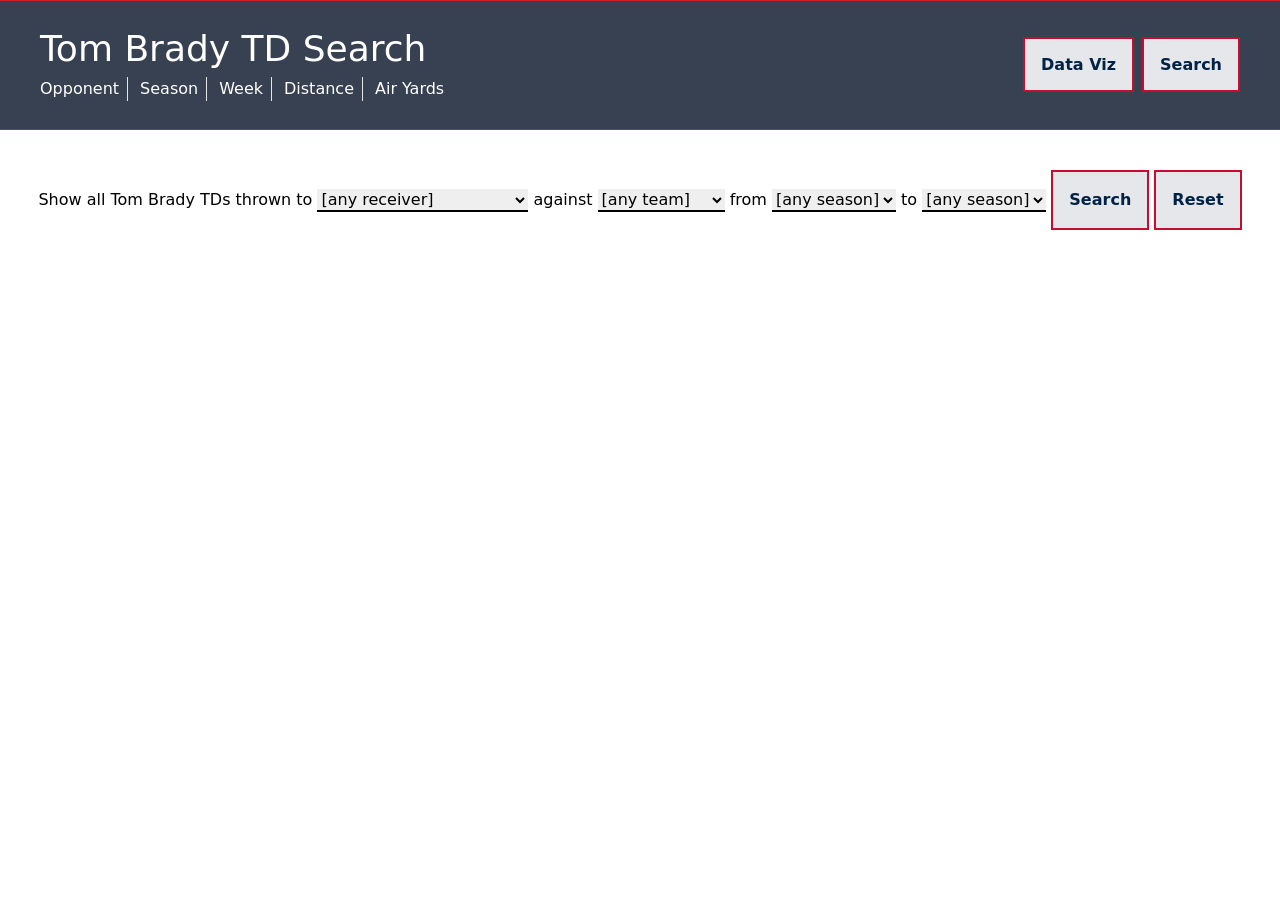
<file: search.html>
<!doctype html>
<html lang="en">

<head>
    <meta charset="UTF-8" />
    <link rel="canonical" href="https://tombradytds.com/search.html" />
    <meta name="viewport" content="width=device-width, initial-scale=1.0" />
    <title>Tom Brady TD Search</title>
    <meta name="description" content="Search every Tom Brady TD pass by receiver, opponent, and season.">
    <link rel="shortcut icon" type="image/jpg" href="/tbtds-favicon.png" />
    <link href="/build.css" rel="stylesheet">
    <link rel="stylesheet" href="/magnific/magnific-popup.css">
    <link rel="preload" href="/team-colors.css" as="style" onload="this.onload=null;this.rel='stylesheet'">
    <noscript><link rel="stylesheet" href="/team-colors.css"></noscript>
    <script src="//ajax.googleapis.com/ajax/libs/jquery/1.9.1/jquery.min.js"></script>
    <script src="/magnific/jquery.magnific-popup.min.js"></script>
    <script src="/sorttable.js"></script>
    <style>
        a:hover { cursor: pointer; }
        table.sortable thead { cursor: pointer; }
        .tom-brady {
            color: white;
            border-bottom: 0.1em solid #d51b28;
            border-top: 0.1em solid #d51b28;
            background: #374151;
        }
        td, th {
            padding-left: 1em;
        }
    </style>
</head>

<body>
    <nav class="tom-brady p-4 mb-10">
        <div class="container items-center justify-between lg:flex lg:flex-row md:flex-col mx-auto px-6 py-3">
            <div class="flex flex-col">
                <a class="text-4xl" href="/">Tom Brady TD Search</a>
                <ul class="inline-flex flex-wrap divide-x justify-center gap-2 pt-2">
                    <li><a class="hover:decoration-2 hover:decoration-red-700 hover:underline hover:underline-offset-2" href="/#opponent">Opponent</a></li>
                    <li><a class="pl-3 hover:decoration-2 hover:decoration-red-700 hover:underline hover:underline-offset-2" href="/#season">Season</a></li>
                    <li><a class="pl-3 hover:decoration-2 hover:decoration-red-700 hover:underline hover:underline-offset-2" href="/#week">Week</a></li>
                    <li><a class="pl-3 hover:decoration-2 hover:decoration-red-700 hover:underline hover:underline-offset-2" href="/#distance">Distance</a></li>
                    <li><a class="pl-3 hover:decoration-2 hover:decoration-red-700 hover:underline hover:underline-offset-2" href="/#airyards">Air Yards</a></li>
                </ul>
            </div>
            <div>
                <ul class="inline-flex flex-wrap gap-2 py-2">
                    <li><a class="font-bold bg-gray-200 border-2 border-red-pats hover:bg-red-700 hover:text-white p-4 text-blue-pats" href="/viz.html">Data Viz</a></li>
                    <li><a class="font-bold bg-gray-200 border-2 border-red-pats hover:bg-red-700 hover:text-white p-4 text-blue-pats" href="/search.html">Search</a></li>
                </ul>
            </div>
        </div>
    </nav>

    <div class="flex flex-wrap mb-10">
        <form id="search-form" class="mx-auto">
            Show all Tom Brady TDs thrown to
            <select name="player" id="player" class="border-b-2 border-black">
                <option value="all">[any receiver]</option>
            </select>
            against
            <select name="team" id="team" class="border-b-2 border-black">
                <option value="all">[any team]</option>
            </select>
            from
            <select name="start" id="start" class="border-b-2 border-black">
                <option value="all">[any season]</option>
            </select>
            to
            <select name="end" id="end" class="border-b-2 border-black">
                <option value="all">[any season]</option>
            </select>
            <input class="font-bold bg-gray-200 border-2 border-red-pats hover:bg-red-700 hover:text-white p-4 text-blue-pats cursor-pointer" type="submit" value="Search">
            <a class="inline-block font-bold bg-gray-200 border-2 border-red-pats hover:bg-red-700 hover:text-white p-4 text-blue-pats cursor-pointer" href="/search.html">Reset</a>
        </form>
    </div>

    <div id="results-wrapper" class="px-10 pb-10 hidden">
        <p id="results-count" class="mb-10 p-4 text-2xl text-center tom-brady"></p>
        <table class="mx-auto sortable table-auto">
            <thead class="border-b-2 border-blue-pats text-left">
                <tr>
                    <th></th>
                    <th>Season</th>
                    <th>Week</th>
                    <th>Opponent</th>
                    <th>Yards</th>
                    <th>Play</th>
                </tr>
            </thead>
            <tbody id="results-body"></tbody>
        </table>
    </div>

    <script>
        function gifModal(id) {
            $.magnificPopup.open({
                items: { src: 'https://muse.ai/embed/' + id + '?data-autoplay=1' },
                disableOn: 700,
                type: 'iframe',
                mainClass: 'mfp-fade',
                removalDelay: 160,
                preloader: false,
                fixedContentPos: false
            });
        }

        function getParams() {
            const p = new URLSearchParams(window.location.search);
            return {
                player: p.get('player') || 'all',
                team:   p.get('team')   || 'all',
                start:  p.get('start')  || 'all',
                end:    p.get('end')    || 'all',
            };
        }

        function populateSelect(id, options, selected) {
            const el = document.getElementById(id);
            options.forEach(val => {
                const opt = document.createElement('option');
                opt.value = val;
                opt.textContent = val;
                if (val === selected) opt.selected = true;
                el.appendChild(opt);
            });
        }

        function renderResults(tds) {
            const tbody = document.getElementById('results-body');
            const wrapper = document.getElementById('results-wrapper');
            const countEl = document.getElementById('results-count');

            tbody.innerHTML = '';
            if (tds.length === 0) {
                wrapper.classList.remove('hidden');
                countEl.textContent = 'No results found.';
                return;
            }

            tds.forEach((td, i) => {
                const tr = document.createElement('tr');
                tr.innerHTML = `
                    <td>${i + 1}</td>
                    <td>${td.season}</td>
                    <td>${td.week}</td>
                    <td>${td.opponent}</td>
                    <td>${td.yards_gained}</td>
                    <td><a class="text-red-700 underline" onclick="gifModal('${td.muse_id}')">${td.title}</a></td>
                `;
                tbody.appendChild(tr);
            });

            countEl.textContent = `${tds.length} TD${tds.length !== 1 ? 's' : ''} found`;
            wrapper.classList.remove('hidden');

            // Re-init sorttable on the newly populated table
            if (window.sorttable) sorttable.makeSortable(tbody.closest('table'));
        }

        function filterAndRender(allTds, params) {
            // Only show results if at least one filter is active
            const hasFilter = params.player !== 'all' || params.team !== 'all' ||
                              params.start !== 'all' || params.end !== 'all';
            if (!hasFilter) {
                document.getElementById('results-wrapper').classList.add('hidden');
                return;
            }

            const filtered = allTds.filter(td =>
                (params.player === 'all' || td.players_involved === params.player) &&
                (params.team   === 'all' || td.opponent          === params.team)  &&
                (params.start  === 'all' || td.season            >= params.start)  &&
                (params.end    === 'all' || td.season            <= params.end)
            );

            renderResults(filtered);
        }

        fetch('/brady-tds.json')
            .then(r => r.json())
            .then(data => {
                // Sort newest-first (matches search.php: season desc, week desc)
                data.sort((a, b) => {
                    if (b.season !== a.season) return b.season - a.season;
                    return b.week - a.week;
                });

                // Build player list sorted by TD count desc (matches search.php)
                const playerCount = {};
                data.forEach(td => {
                    playerCount[td.players_involved] = (playerCount[td.players_involved] || 0) + 1;
                });
                const players = Object.keys(playerCount).sort((a, b) => playerCount[b] - playerCount[a]);

                // Build team and season lists (alphabetical / chronological)
                const teams   = [...new Set(data.map(td => td.opponent))].sort();
                const seasons = [...new Set(data.map(td => td.season))].sort();

                const params = getParams();
                populateSelect('player', players, params.player);
                populateSelect('team',   teams,   params.team);
                populateSelect('start',  seasons, params.start);
                populateSelect('end',    seasons, params.end);

                filterAndRender(data, params);

                document.getElementById('search-form').addEventListener('submit', e => {
                    e.preventDefault();
                    const p = {
                        player: document.getElementById('player').value,
                        team:   document.getElementById('team').value,
                        start:  document.getElementById('start').value,
                        end:    document.getElementById('end').value,
                    };
                    const qs = new URLSearchParams(
                        Object.fromEntries(Object.entries(p).filter(([, v]) => v !== 'all'))
                    ).toString();
                    history.pushState(null, '', qs ? '?' + qs : '/search.html');
                    filterAndRender(data, p);
                });
            });
    </script>
</body>

</html>
</file>
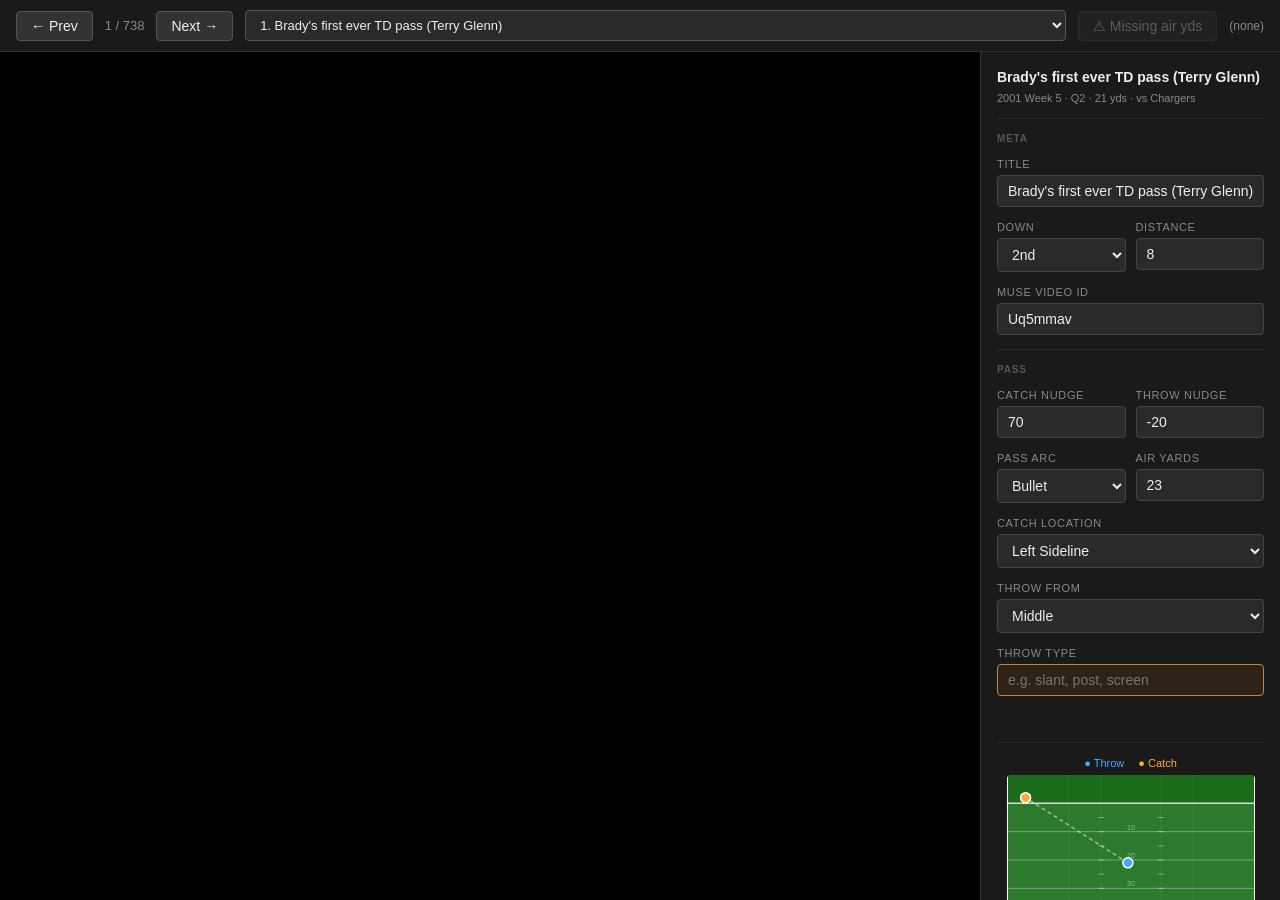
<file: viz-editor.html>
<!DOCTYPE html>
<html lang="en">
<head>
    <meta charset="UTF-8">
    <title>Brady TD Pass Editor</title>
    <style>
        * { box-sizing: border-box; margin: 0; padding: 0; }

        body {
            background: #111;
            color: #eee;
            font-family: sans-serif;
            height: 100vh;
            display: flex;
            flex-direction: column;
        }

        /* ── Top bar ── */
        #topbar {
            display: flex;
            align-items: center;
            gap: 12px;
            padding: 10px 16px;
            background: #1a1a1a;
            border-bottom: 1px solid #333;
            flex-shrink: 0;
        }

        #topbar button {
            background: #333;
            color: #eee;
            border: 1px solid #555;
            padding: 6px 14px;
            border-radius: 4px;
            cursor: pointer;
            font-size: 14px;
        }
        #topbar button:hover { background: #444; }
        #topbar button:disabled { opacity: 0.3; cursor: default; }

        #play-counter {
            font-size: 13px;
            color: #888;
            white-space: nowrap;
        }

        #play-select {
            flex: 1;
            background: #2a2a2a;
            color: #eee;
            border: 1px solid #555;
            padding: 6px 10px;
            border-radius: 4px;
            font-size: 13px;
            min-width: 0;
        }

        /* ── Main layout ── */
        #main {
            display: flex;
            flex: 1;
            overflow: hidden;
        }

        /* ── Video panel ── */
        #video-panel {
            flex: 1;
            background: #000;
            display: flex;
            align-items: center;
            justify-content: center;
            min-width: 0;
        }

        #video-wrap {
            width: 100%;
            max-width: 900px;
            aspect-ratio: 16/9;
        }

        #video-frame {
            width: 100%;
            height: 100%;
            border: none;
        }

        /* ── Edit panel ── */
        #edit-panel {
            width: 300px;
            flex-shrink: 0;
            background: #1a1a1a;
            border-left: 1px solid #333;
            padding: 16px;
            display: flex;
            flex-direction: column;
            gap: 14px;
            overflow-y: auto;
        }

        #play-title {
            font-size: 14px;
            font-weight: bold;
            line-height: 1.4;
        }

        #play-meta {
            font-size: 11px;
            color: #888;
            margin-top: 4px;
        }

        .section-label {
            font-size: 10px;
            text-transform: uppercase;
            letter-spacing: 0.08em;
            color: #555;
            font-weight: bold;
        }

        .field-group {
            display: flex;
            flex-direction: column;
            gap: 5px;
        }

        .field-group label {
            font-size: 11px;
            text-transform: uppercase;
            letter-spacing: 0.06em;
            color: #888;
        }

        .field-group input,
        .field-group select {
            background: #2a2a2a;
            color: #eee;
            border: 1px solid #444;
            border-radius: 4px;
            padding: 7px 10px;
            font-size: 14px;
            width: 100%;
        }

        .field-group input.empty,
        .field-group select.empty {
            border-color: #b83;
            background: #2e2318;
        }

        .field-group input:focus,
        .field-group select:focus {
            outline: none;
            border-color: #888;
        }

        .two-col {
            display: flex;
            gap: 10px;
        }
        .two-col .field-group { flex: 1; }

        #status {
            font-size: 12px;
            min-height: 18px;
            color: #666;
        }
        #status.saving { color: #aaa; }
        #status.saved  { color: #5a5; }
        #status.error  { color: #c55; }

        .divider {
            border: none;
            border-top: 1px solid #2a2a2a;
        }

        #field-preview-wrap {
            display: flex;
            flex-direction: column;
            align-items: center;
            gap: 6px;
        }

        .field-legend {
            display: flex;
            gap: 14px;
            font-size: 11px;
        }
        .legend-throw { color: #4af; }
        .legend-catch { color: #fa4; }
    </style>
</head>
<body>

<div id="topbar">
    <button id="btn-prev" disabled>&#8592; Prev</button>
    <span id="play-counter">— / —</span>
    <button id="btn-next" disabled>Next &#8594;</button>
    <select id="play-select"><option>Loading…</option></select>
    <button id="btn-missing-ay" disabled title="Jump to next play missing air yards data">⚠ Missing air yds</button>
    <span id="missing-ay-count" style="font-size:12px;color:#888;white-space:nowrap"></span>
</div>

<div id="main">
    <div id="video-panel">
        <div id="video-wrap">
            <iframe id="video-frame" allowfullscreen></iframe>
        </div>
    </div>

    <div id="edit-panel">
        <div>
            <div id="play-title">—</div>
            <div id="play-meta">—</div>
        </div>

        <hr class="divider">
        <div class="section-label">Meta</div>

        <div class="field-group">
            <label>Title</label>
            <input type="text" id="title" placeholder="Play description">
        </div>

        <div class="two-col">
            <div class="field-group">
                <label>Down</label>
                <select id="down">
                    <option value="">—</option>
                    <option value="1">1st</option>
                    <option value="2">2nd</option>
                    <option value="3">3rd</option>
                    <option value="4">4th</option>
                </select>
            </div>
            <div class="field-group">
                <label>Distance</label>
                <input type="number" id="distance" step="1" min="0" placeholder="yds">
            </div>
        </div>

        <div class="field-group">
            <label>Muse video ID</label>
            <input type="text" id="muse_id" placeholder="Video ID">
        </div>

        <hr class="divider">
        <div class="section-label">Pass</div>

        <div class="two-col">
            <div class="field-group">
                <label>Catch nudge</label>
                <input type="number" id="loc_nudge" step="10">
            </div>
            <div class="field-group">
                <label>Throw nudge</label>
                <input type="number" id="throw_nudge" step="10">
            </div>
        </div>

        <div class="two-col">
            <div class="field-group">
                <label>Pass arc</label>
                <select id="pass_type">
                    <option value="bullet">Bullet</option>
                    <option value="normal">Normal</option>
                    <option value="lob">Lob</option>
                </select>
            </div>
            <div class="field-group">
                <label>Air yards</label>
                <input type="number" id="air_yards" step="1" min="0">
            </div>
        </div>

        <div class="field-group">
            <label>Catch location</label>
            <select id="pass_location">
                <option value="">—</option>
                <option>Left Sideline</option>
                <option>Left Numbers</option>
                <option>Left Hash</option>
                <option>Middle</option>
                <option>Right Hash</option>
                <option>Right Numbers</option>
                <option>Right Sideline</option>
            </select>
        </div>

        <div class="field-group">
            <label>Throw from</label>
            <select id="pass_thrown_from">
                <option value="">—</option>
                <option>Left Numbers</option>
                <option>Left Hash</option>
                <option>Middle</option>
                <option>Right Hash</option>
                <option>Right Numbers</option>
            </select>
        </div>

        <div class="field-group">
            <label>Throw type</label>
            <input type="text" id="throw_type" placeholder="e.g. slant, post, screen">
        </div>

        <div id="status"></div>

        <hr class="divider">

        <div id="field-preview-wrap">
            <div class="field-legend">
                <span class="legend-throw">&#9679; Throw</span>
                <span class="legend-catch">&#9679; Catch</span>
            </div>
            <svg id="mini-field" width="248" height="340"
                 style="display:block;border-radius:4px;overflow:hidden;"></svg>
        </div>
    </div>
</div>

<script>
    let plays = [];
    let idx = 0;
    let saveTimer = null;

    const EDITABLE_FIELDS = [
        'loc_nudge', 'throw_nudge', 'pass_type',
        'pass_location', 'pass_thrown_from',
        'throw_type', 'air_yards', 'down', 'distance',
        'title', 'muse_id'
    ];

    const MINI_FIELD_TRIGGERS = ['loc_nudge', 'throw_nudge', 'pass_location', 'pass_thrown_from', 'air_yards'];

    // ── Load data ──────────────────────────────────────────────
    fetch('/brady-tds.json')
        .then(r => r.json())
        .then(data => {
            plays = data;
            buildSelect();
            const startIdx = parseInt(location.hash.slice(1)) || 0;
            goTo(startIdx);
            document.getElementById('btn-prev').disabled = false;
            document.getElementById('btn-next').disabled = false;
        });

    function buildSelect() {
        const sel = document.getElementById('play-select');
        sel.innerHTML = '';
        plays.forEach((p, i) => {
            const opt = document.createElement('option');
            opt.value = i;
            const missing = (p.air_yards === '' || p.air_yards == null);
            opt.textContent = `${missing ? '⚠ ' : ''}${i + 1}. ${p.title || p.players_involved + ' — ' + p.season + ' Wk' + p.week}`;
            sel.appendChild(opt);
        });
        sel.addEventListener('change', () => goTo(parseInt(sel.value)));

        // Enable "missing" button and show count
        const missingCount = plays.filter(p => p.air_yards === '' || p.air_yards == null).length;
        const btn = document.getElementById('btn-missing-ay');
        btn.disabled = missingCount === 0;
        document.getElementById('missing-ay-count').textContent = missingCount > 0 ? `(${missingCount} plays)` : '(none)';
        btn.addEventListener('click', goToNextMissingAirYards);
    }

    function goToNextMissingAirYards() {
        // Wrap-around search starting after current idx
        for (let offset = 1; offset <= plays.length; offset++) {
            const i = (idx + offset) % plays.length;
            if (plays[i].air_yards === '' || plays[i].air_yards == null) {
                goTo(i);
                return;
            }
        }
    }

    // ── Navigation ─────────────────────────────────────────────
    document.getElementById('btn-prev').addEventListener('click', () => goTo(idx - 1));
    document.getElementById('btn-next').addEventListener('click', () => goTo(idx + 1));

    document.addEventListener('keydown', e => {
        if (e.target.tagName === 'INPUT' || e.target.tagName === 'SELECT') return;
        if (e.key === 'ArrowLeft')  goTo(idx - 1);
        if (e.key === 'ArrowRight') goTo(idx + 1);
    });

    function goTo(i) {
        idx = Math.max(0, Math.min(plays.length - 1, i));
        location.hash = idx;
        render();
    }

    // ── Render current play ────────────────────────────────────
    function render() {
        const p = plays[idx];

        document.getElementById('play-counter').textContent = `${idx + 1} / ${plays.length}`;
        document.getElementById('play-select').value = idx;
        document.getElementById('btn-prev').disabled = idx === 0;
        document.getElementById('btn-next').disabled = idx === plays.length - 1;

        document.getElementById('video-frame').src = `https://muse.ai/embed/${p.muse_id}`;

        document.getElementById('play-title').textContent = p.title || `${p.players_involved} TD`;

        const gameType = p.week == 22 ? 'Super Bowl'
                       : p.week >  18 ? 'Playoffs'
                       : `${p.season} Week ${p.week}`;
        const quarter  = p.quarter == 5 ? 'OT' : `Q${p.quarter}`;
        document.getElementById('play-meta').textContent =
            `${gameType} · ${quarter} · ${p.yards_gained} yds · vs ${p.opponent}`;

        // Populate all editable fields
        setValue('title',            p.title           ?? '');
        setValue('down',             p.down            ?? '');
        setValue('distance',         p.distance        ?? '');
        setValue('muse_id',          p.muse_id         ?? '');
        setValue('pass_location',    p.pass_location   ?? '');
        setValue('pass_thrown_from', p.pass_thrown_from ?? '');
        setValue('loc_nudge',        p.loc_nudge       ?? 0);
        setValue('throw_nudge',      p.throw_nudge     ?? 0);
        setValue('pass_type',        p.pass_type       ?? 'normal');
        setValue('air_yards',        p.air_yards       ?? '');
        setValue('throw_type',       p.throw_type      ?? '');

        setStatus('');
        updateNudgeHighlight();
        renderMiniField();
    }

    function setValue(id, val) {
        const el = document.getElementById(id);
        el.value = val;
        el.classList.toggle('empty', val === '' || val === null || val === undefined);
    }

    function updateNudgeHighlight() {
        const catchEl = document.getElementById('loc_nudge');
        const throwEl = document.getElementById('throw_nudge');
        const catchVal = parseInt(catchEl.value) || 0;
        const throwVal = parseInt(throwEl.value) || 0;
        const bothZero = catchVal === 0 && throwVal === 0;
        catchEl.classList.toggle('empty', bothZero);
        throwEl.classList.toggle('empty', bothZero);
    }

    // ── Mini field preview ─────────────────────────────────────
    const LOC_PX = {
        'Left Sideline': 50, 'Left Numbers': 400, 'Left Hash': 608,
        'Middle': 800, 'Right Hash': 992, 'Right Numbers': 1300, 'Right Sideline': 1550
    };

    function renderMiniField() {
        const p  = plays[idx];
        const W  = 248, H = 340;
        const sx = W / 1600, sy = H / 3600;

        const locNudge   = parseInt(document.getElementById('loc_nudge').value)   || 0;
        const throwNudge = parseInt(document.getElementById('throw_nudge').value) || 0;
        const locSel     = document.getElementById('pass_location').value;
        const throwSel   = document.getElementById('pass_thrown_from').value;
        const airYards   = parseInt(document.getElementById('air_yards').value);

        const catchX = ((LOC_PX[locSel]   ?? LOC_PX[p.pass_location]   ?? 800) + locNudge)   * sx;
        const throwX = ((LOC_PX[throwSel] ?? LOC_PX[p.pass_thrown_from] ?? 800) + throwNudge) * sx;
        const yg     = parseInt(p.yards_gained) || 0;
        const ay     = isNaN(airYards) ? (parseInt(p.air_yards) || 0) : airYards;
        const catchY = ((yg - ay) * 30 + 300) * sy;
        const throwY = (yg * 30 + 300) * sy;

        const ezH    = 300 * sy;
        const goalT  = ezH;
        const goalB  = 3300 * sy;

        let out = '';

        out += `<rect width="${W}" height="${H}" fill="#2d7a2d"/>`;
        out += `<rect width="${W}" height="${ezH}" fill="#1a6b1a"/>`;
        out += `<rect y="${goalB}" width="${W}" height="${ezH}" fill="#1a6b1a"/>`;

        for (let i = 10; i <= 90; i += 10) {
            const y = (i * 30 + 300) * sy;
            const label = i <= 50 ? i : 100 - i;
            out += `<line x1="0" y1="${y}" x2="${W}" y2="${y}" stroke="white" stroke-width="0.75" opacity="0.45"/>`;
            out += `<text x="${W/2}" y="${y - 2}" fill="white" font-size="7" font-family="sans-serif" text-anchor="middle" opacity="0.5">${label}</text>`;
        }

        out += `<line x1="0" y1="${goalT}" x2="${W}" y2="${goalT}" stroke="white" stroke-width="1.5" opacity="0.8"/>`;
        out += `<line x1="0" y1="${goalB}" x2="${W}" y2="${goalB}" stroke="white" stroke-width="1.5" opacity="0.8"/>`;

        for (let i = 5; i <= 95; i += 5) {
            const y = (i * 30 + 300) * sy;
            const hx1 = 608 * sx, hx2 = 992 * sx;
            out += `<line x1="${hx1-3}" y1="${y}" x2="${hx1+3}" y2="${y}" stroke="white" stroke-width="0.75" opacity="0.5"/>`;
            out += `<line x1="${hx2-3}" y1="${y}" x2="${hx2+3}" y2="${y}" stroke="white" stroke-width="0.75" opacity="0.5"/>`;
        }

        out += `<line x1="0" y1="0" x2="0" y2="${H}" stroke="white" stroke-width="2"/>`;
        out += `<line x1="${W}" y1="0" x2="${W}" y2="${H}" stroke="white" stroke-width="2"/>`;

        [400, 608, 992, 1200].forEach(px => {
            const x = px * sx;
            out += `<line x1="${x}" y1="0" x2="${x}" y2="${H}" stroke="white" stroke-width="0.5" opacity="0.12"/>`;
        });

        out += `<line x1="${throwX}" y1="${throwY}" x2="${catchX}" y2="${catchY}" stroke="rgba(255,255,255,0.5)" stroke-width="1.5" stroke-dasharray="4,3"/>`;
        out += `<circle cx="${throwX}" cy="${throwY}" r="5" fill="#4af" stroke="white" stroke-width="1.5"/>`;
        out += `<circle cx="${catchX}" cy="${catchY}" r="5" fill="#fa4" stroke="white" stroke-width="1.5"/>`;

        document.getElementById('mini-field').innerHTML = out;
    }

    // ── Auto-save on change ────────────────────────────────────
    EDITABLE_FIELDS.forEach(id => {
        const el = document.getElementById(id);
        el.addEventListener('change', () => {
            if (id === 'loc_nudge' || id === 'throw_nudge') {
                updateNudgeHighlight();
            } else {
                el.classList.remove('empty');
            }
            scheduleSave();
            if (MINI_FIELD_TRIGGERS.includes(id)) renderMiniField();
            if (id === 'muse_id') document.getElementById('video-frame').src = `https://muse.ai/embed/${el.value}`;
        });
        el.addEventListener('input', () => {
            if (id === 'loc_nudge' || id === 'throw_nudge') updateNudgeHighlight();
            if (MINI_FIELD_TRIGGERS.includes(id)) renderMiniField();
        });
    });

    function scheduleSave() {
        clearTimeout(saveTimer);
        setStatus('saving', 'Saving…');
        saveTimer = setTimeout(save, 600);
    }

    function save() {
        const p = plays[idx];

        EDITABLE_FIELDS.forEach(id => {
            const el = document.getElementById(id);
            const raw = el.value;
            p[id] = (id === 'loc_nudge' || id === 'throw_nudge') ? (parseInt(raw) || 0) : raw;
        });

        fetch('/save-play.php', {
            method: 'POST',
            headers: { 'Content-Type': 'application/json' },
            body: JSON.stringify({ id: p.id, ...Object.fromEntries(EDITABLE_FIELDS.map(f => [f, p[f]])) })
        })
        .then(r => r.json())
        .then(res => {
            if (res.success) setStatus('saved', '✓ Saved');
            else             setStatus('error', 'Save failed');
        })
        .catch(() => setStatus('error', 'Save failed'));
    }

    function setStatus(cls, msg = '') {
        const el = document.getElementById('status');
        el.className = cls;
        el.textContent = msg;
    }
</script>

</body>
</html>
</file>
<file: build.css>
*,:after,:before{--tw-border-spacing-x:0;--tw-border-spacing-y:0;--tw-translate-x:0;--tw-translate-y:0;--tw-rotate:0;--tw-skew-x:0;--tw-skew-y:0;--tw-scale-x:1;--tw-scale-y:1;--tw-pan-x: ;--tw-pan-y: ;--tw-pinch-zoom: ;--tw-scroll-snap-strictness:proximity;--tw-gradient-from-position: ;--tw-gradient-via-position: ;--tw-gradient-to-position: ;--tw-ordinal: ;--tw-slashed-zero: ;--tw-numeric-figure: ;--tw-numeric-spacing: ;--tw-numeric-fraction: ;--tw-ring-inset: ;--tw-ring-offset-width:0px;--tw-ring-offset-color:#fff;--tw-ring-color:rgba(59,130,246,.5);--tw-ring-offset-shadow:0 0 #0000;--tw-ring-shadow:0 0 #0000;--tw-shadow:0 0 #0000;--tw-shadow-colored:0 0 #0000;--tw-blur: ;--tw-brightness: ;--tw-contrast: ;--tw-grayscale: ;--tw-hue-rotate: ;--tw-invert: ;--tw-saturate: ;--tw-sepia: ;--tw-drop-shadow: ;--tw-backdrop-blur: ;--tw-backdrop-brightness: ;--tw-backdrop-contrast: ;--tw-backdrop-grayscale: ;--tw-backdrop-hue-rotate: ;--tw-backdrop-invert: ;--tw-backdrop-opacity: ;--tw-backdrop-saturate: ;--tw-backdrop-sepia: ;--tw-contain-size: ;--tw-contain-layout: ;--tw-contain-paint: ;--tw-contain-style: }::backdrop{--tw-border-spacing-x:0;--tw-border-spacing-y:0;--tw-translate-x:0;--tw-translate-y:0;--tw-rotate:0;--tw-skew-x:0;--tw-skew-y:0;--tw-scale-x:1;--tw-scale-y:1;--tw-pan-x: ;--tw-pan-y: ;--tw-pinch-zoom: ;--tw-scroll-snap-strictness:proximity;--tw-gradient-from-position: ;--tw-gradient-via-position: ;--tw-gradient-to-position: ;--tw-ordinal: ;--tw-slashed-zero: ;--tw-numeric-figure: ;--tw-numeric-spacing: ;--tw-numeric-fraction: ;--tw-ring-inset: ;--tw-ring-offset-width:0px;--tw-ring-offset-color:#fff;--tw-ring-color:rgba(59,130,246,.5);--tw-ring-offset-shadow:0 0 #0000;--tw-ring-shadow:0 0 #0000;--tw-shadow:0 0 #0000;--tw-shadow-colored:0 0 #0000;--tw-blur: ;--tw-brightness: ;--tw-contrast: ;--tw-grayscale: ;--tw-hue-rotate: ;--tw-invert: ;--tw-saturate: ;--tw-sepia: ;--tw-drop-shadow: ;--tw-backdrop-blur: ;--tw-backdrop-brightness: ;--tw-backdrop-contrast: ;--tw-backdrop-grayscale: ;--tw-backdrop-hue-rotate: ;--tw-backdrop-invert: ;--tw-backdrop-opacity: ;--tw-backdrop-saturate: ;--tw-backdrop-sepia: ;--tw-contain-size: ;--tw-contain-layout: ;--tw-contain-paint: ;--tw-contain-style: }/*! tailwindcss v3.4.19 | MIT License | https://tailwindcss.com*/*,:after,:before{box-sizing:border-box;border:0 solid #e5e7eb}:after,:before{--tw-content:""}:host,html{line-height:1.5;-webkit-text-size-adjust:100%;-moz-tab-size:4;-o-tab-size:4;tab-size:4;font-family:ui-sans-serif,system-ui,sans-serif,Apple Color Emoji,Segoe UI Emoji,Segoe UI Symbol,Noto Color Emoji;font-feature-settings:normal;font-variation-settings:normal;-webkit-tap-highlight-color:transparent}body{margin:0;line-height:inherit}hr{height:0;color:inherit;border-top-width:1px}abbr:where([title]){-webkit-text-decoration:underline dotted;text-decoration:underline dotted}h1,h2,h3,h4,h5,h6{font-size:inherit;font-weight:inherit}a{color:inherit;text-decoration:inherit}b,strong{font-weight:bolder}code,kbd,pre,samp{font-family:ui-monospace,SFMono-Regular,Menlo,Monaco,Consolas,Liberation Mono,Courier New,monospace;font-feature-settings:normal;font-variation-settings:normal;font-size:1em}small{font-size:80%}sub,sup{font-size:75%;line-height:0;position:relative;vertical-align:baseline}sub{bottom:-.25em}sup{top:-.5em}table{text-indent:0;border-color:inherit;border-collapse:collapse}button,input,optgroup,select,textarea{font-family:inherit;font-feature-settings:inherit;font-variation-settings:inherit;font-size:100%;font-weight:inherit;line-height:inherit;letter-spacing:inherit;color:inherit;margin:0;padding:0}button,select{text-transform:none}button,input:where([type=button]),input:where([type=reset]),input:where([type=submit]){-webkit-appearance:button;background-color:transparent;background-image:none}:-moz-focusring{outline:auto}:-moz-ui-invalid{box-shadow:none}progress{vertical-align:baseline}::-webkit-inner-spin-button,::-webkit-outer-spin-button{height:auto}[type=search]{-webkit-appearance:textfield;outline-offset:-2px}::-webkit-search-decoration{-webkit-appearance:none}::-webkit-file-upload-button{-webkit-appearance:button;font:inherit}summary{display:list-item}blockquote,dd,dl,figure,h1,h2,h3,h4,h5,h6,hr,p,pre{margin:0}fieldset{margin:0}fieldset,legend{padding:0}menu,ol,ul{list-style:none;margin:0;padding:0}dialog{padding:0}textarea{resize:vertical}input::-moz-placeholder,textarea::-moz-placeholder{opacity:1;color:#9ca3af}input::placeholder,textarea::placeholder{opacity:1;color:#9ca3af}[role=button],button{cursor:pointer}:disabled{cursor:default}audio,canvas,embed,iframe,img,object,svg,video{display:block;vertical-align:middle}img,video{max-width:100%;height:auto}[hidden]:where(:not([hidden=until-found])){display:none}.container{width:100%}@media (min-width:640px){.container{max-width:640px}}@media (min-width:768px){.container{max-width:768px}}@media (min-width:1024px){.container{max-width:1024px}}@media (min-width:1280px){.container{max-width:1280px}}@media (min-width:1536px){.container{max-width:1536px}}.static{position:static}.absolute{position:absolute}.relative{position:relative}.m-10{margin:2.5rem}.mx-auto{margin-left:auto;margin-right:auto}.my-0\.5{margin-top:.125rem;margin-bottom:.125rem}.my-1{margin-top:.25rem;margin-bottom:.25rem}.my-4{margin-top:1rem;margin-bottom:1rem}.mb-10{margin-bottom:2.5rem}.block{display:block}.inline-block{display:inline-block}.flex{display:flex}.inline-flex{display:inline-flex}.table{display:table}.hidden{display:none}.h-96{height:24rem}.h-fit{height:-moz-fit-content;height:fit-content}.w-1\/2{width:50%}.w-11\/12{width:91.666667%}.w-full{width:100%}.w-screen{width:100vw}.table-auto{table-layout:auto}.transform{transform:translate(var(--tw-translate-x),var(--tw-translate-y)) rotate(var(--tw-rotate)) skewX(var(--tw-skew-x)) skewY(var(--tw-skew-y)) scaleX(var(--tw-scale-x)) scaleY(var(--tw-scale-y))}.cursor-pointer{cursor:pointer}.list-decimal{list-style-type:decimal}.flex-col{flex-direction:column}.flex-wrap{flex-wrap:wrap}.items-center{align-items:center}.items-baseline{align-items:baseline}.justify-center{justify-content:center}.justify-between{justify-content:space-between}.justify-evenly{justify-content:space-evenly}.gap-2{gap:.5rem}.divide-x>:not([hidden])~:not([hidden]){--tw-divide-x-reverse:0;border-right-width:calc(1px*var(--tw-divide-x-reverse));border-left-width:calc(1px*(1 - var(--tw-divide-x-reverse)))}.divide-y>:not([hidden])~:not([hidden]){--tw-divide-y-reverse:0;border-top-width:calc(1px*(1 - var(--tw-divide-y-reverse)));border-bottom-width:calc(1px*var(--tw-divide-y-reverse))}.divide-solid>:not([hidden])~:not([hidden]){border-style:solid}.divide-gray-400>:not([hidden])~:not([hidden]){--tw-divide-opacity:1;border-color:rgb(156 163 175/var(--tw-divide-opacity,1))}.overflow-scroll{overflow:scroll}.border{border-width:1px}.border-2{border-width:2px}.border-b{border-bottom-width:1px}.border-b-2{border-bottom-width:2px}.border-t{border-top-width:1px}.border-black{--tw-border-opacity:1;border-color:rgb(0 0 0/var(--tw-border-opacity,1))}.border-gray-200{--tw-border-opacity:1;border-color:rgb(229 231 235/var(--tw-border-opacity,1))}.bg-gray-200{--tw-bg-opacity:1;background-color:rgb(229 231 235/var(--tw-bg-opacity,1))}.bg-gray-700{--tw-bg-opacity:1;background-color:rgb(55 65 81/var(--tw-bg-opacity,1))}.bg-white{--tw-bg-opacity:1;background-color:rgb(255 255 255/var(--tw-bg-opacity,1))}.bg-yellow-500{--tw-bg-opacity:1;background-color:rgb(234 179 8/var(--tw-bg-opacity,1))}.object-cover{-o-object-fit:cover;object-fit:cover}.p-10{padding:2.5rem}.p-4{padding:1rem}.p-5{padding:1.25rem}.px-5{padding-left:1.25rem;padding-right:1.25rem}.px-6{padding-left:1.5rem;padding-right:1.5rem}.py-10{padding-top:2.5rem;padding-bottom:2.5rem}.py-2{padding-top:.5rem;padding-bottom:.5rem}.py-3{padding-top:.75rem;padding-bottom:.75rem}.py-4{padding-top:1rem;padding-bottom:1rem}.py-5{padding-top:1.25rem;padding-bottom:1.25rem}.pb-10{padding-bottom:2.5rem}.pl-10{padding-left:2.5rem}.pl-3{padding-left:.75rem}.pl-8{padding-left:2rem}.pr-2{padding-right:.5rem}.pt-2{padding-top:.5rem}.pt-4{padding-top:1rem}.text-left{text-align:left}.text-center{text-align:center}.text-2xl{font-size:1.5rem;line-height:2rem}.text-3xl{font-size:1.875rem;line-height:2.25rem}.text-4xl{font-size:2.25rem;line-height:2.5rem}.text-5xl{font-size:3rem;line-height:1}.text-xl{font-size:1.25rem;line-height:1.75rem}.font-bold{font-weight:700}.font-light{font-weight:300}.uppercase{text-transform:uppercase}.capitalize{text-transform:capitalize}.ordinal{--tw-ordinal:ordinal;font-variant-numeric:var(--tw-ordinal) var(--tw-slashed-zero) var(--tw-numeric-figure) var(--tw-numeric-spacing) var(--tw-numeric-fraction)}.text-black{--tw-text-opacity:1;color:rgb(0 0 0/var(--tw-text-opacity,1))}.text-red-700{--tw-text-opacity:1;color:rgb(185 28 28/var(--tw-text-opacity,1))}.text-white{--tw-text-opacity:1;color:rgb(255 255 255/var(--tw-text-opacity,1))}.underline{text-decoration-line:underline}.filter{filter:var(--tw-blur) var(--tw-brightness) var(--tw-contrast) var(--tw-grayscale) var(--tw-hue-rotate) var(--tw-invert) var(--tw-saturate) var(--tw-sepia) var(--tw-drop-shadow)}.hover\:-mb-3:hover{margin-bottom:-.75rem}.hover\:bg-blue-200:hover{--tw-bg-opacity:1;background-color:rgb(191 219 254/var(--tw-bg-opacity,1))}.hover\:bg-red-200:hover{--tw-bg-opacity:1;background-color:rgb(254 202 202/var(--tw-bg-opacity,1))}.hover\:bg-red-700:hover{--tw-bg-opacity:1;background-color:rgb(185 28 28/var(--tw-bg-opacity,1))}.hover\:bg-red-800:hover{--tw-bg-opacity:1;background-color:rgb(153 27 27/var(--tw-bg-opacity,1))}.hover\:bg-yellow-200:hover{--tw-bg-opacity:1;background-color:rgb(254 240 138/var(--tw-bg-opacity,1))}.hover\:text-white:hover{--tw-text-opacity:1;color:rgb(255 255 255/var(--tw-text-opacity,1))}.hover\:underline:hover{text-decoration-line:underline}.hover\:decoration-red-700:hover{text-decoration-color:#b91c1c}.hover\:decoration-2:hover{text-decoration-thickness:2px}.hover\:underline-offset-2:hover{text-underline-offset:2px}.hover\:opacity-75:hover{opacity:.75}.hover\:shadow:hover{--tw-shadow:0 1px 3px 0 rgba(0,0,0,.1),0 1px 2px -1px rgba(0,0,0,.1);--tw-shadow-colored:0 1px 3px 0 var(--tw-shadow-color),0 1px 2px -1px var(--tw-shadow-color);box-shadow:var(--tw-ring-offset-shadow,0 0 #0000),var(--tw-ring-shadow,0 0 #0000),var(--tw-shadow)}@media (min-width:768px){.md\:block{display:block}.md\:hidden{display:none}.md\:w-1\/4{width:25%}.md\:w-3\/4{width:75%}.md\:flex-col{flex-direction:column}}@media (min-width:1024px){.lg\:flex{display:flex}.lg\:flex-row{flex-direction:row}}
</file>
<file: team-colors.css>
/**
 * Patriots Colors
 */

 .text-blue-pats {
    color: #002244;
  }
  
  .bg-blue-pats {
    background-color: #002244;
  }
  
  .border-blue-pats {
    border-color: #002244;
  }
  
  .text-red-pats {
    color: #c60c30;
  }
  
  .bg-red-pats {
    background-color: #c60c30;
  }
  
  .border-red-pats {
    border-color: #c60c30;
  }
  
  .pats-red {
    color: #C60C30;
  }
  .pats-blue {
    color: #002244;
  }
  
  .patriots {
    color: white;
    background: #002244;
    border: 0.25em solid #C60C30;
  }
  
  .patriots a {
    color: white;
    text-decoration: underline;
  }
  
  .patriots-red {
    color: white;
    background: #C60C30;
    border: 0.25em solid #002244;
  }
  
  .patriots-white {
    color: #002244;
    background: white;
    border: 0.25em solid #C60C30;
  }
  
  /* Team Colors */
  
  .miami-dolphins {
    color: white;
    background: #008D97;
    border: 0.25em solid #F5811F;
  }
  .buffalo-bills {
    color: white;
    background: #00338D;
    border: 0.25em solid #C60C30;
  }
  .new-york-jets {
    color: white;
    background: #0C371D;
    border: 0.25em solid white;
  }
  .kansas-city-chiefs {
    color: white;
    background: #B20032;
    border: 0.25em solid #F2C800;
  }
  .oakland-raiders,
  .las-vegas-raiders {
    color: #C4C8CB;
    background: black;
    border: 0.25em solid #C4C8CB;
  }
  .denver-broncos {
    color: #002244;
    background: #FB4F14;
    border: 0.25em solid #002244;
  }
  .los-angeles-chargers{
    color: #0C2340;
    background: #FFB81C;
    border: 0.25em solid #0072CE;
  }
  .pittsburgh-steelers {
    color: #FFB612;
    background: black;
    border: 0.25em solid #FFB612;
  }
  .baltimore-ravens {
    color: #D0B240;
    background: #280353;
    border: 0.25em solid #D0B240;
  }
  .cincinnati-bengals {
    color: white;
    background: #FB4F14;
    border: 0.25em solid black;
  }
  .cleveland-browns {
    color: #512F2D;
    background: #FE3C00;
    border: 0.25em solid #512F2D;
  }
  .houston-texans {
    color: white;
    background: #02253A;
    border: 0.25em solid #B31B34;
  }
  .tennessee-titans {
    color: white;
    background: #648FCC;
    border: 0.25em solid #0D254C;
  }
  .indianapolis-colts {
    color: white;
    background: #003B7B;
    border: 0.25em solid white;
  }
  .jacksonville-jaguars {
    color: #D7A22A;
    background: #006778;
    border: 0.25em solid black;
  }
  .dallas-cowboys {
    color: white;
    background: #0D254C;
    border: 0.25em solid #87909B;
  }
  .new-york-giants {
    color: white;
    background: #192F6B;
    border: 0.25em solid #CA001A;
  }
  .washington-redskins,
  .washington-commanders {
    color: #FFB612;
    background: #773141;
    border: 0.25em solid #FFB612;
  }
  .philadelphia-eagles {
    color: #C0C0C0;
    background: #003B48;
    border: 0.25em solid #708090;
  }
  .seattle-seahawks {
    color: #A5ACAF;
    background: #002244;
    border: 0.25em solid #69BE28;
  }
  .arizona-cardinals {
    color: white;
    background: #9B2743;
    border: 0.25em solid black;
  }
  .los-angeles-rams {
    color: #C9AF74;
    background: #13264B;
    border: 0.25em solid #C9AF74;
  }
  .san-francisco-49ers {
    color: #E6BE8A;
    background: #AF1E2C;
    border: 0.25em solid #E6BE8A;
  }
  .green-bay-packers {
    color: #FFB612;
    background: #203731;
    border: 0.25em solid #FFB612;
  }
  .detroit-lions {
    color: #C5C7CF;
    background: #006DB0;
    border: 0.25em solid #C5C7CF;
  }
  .minnesota-vikings {
    color: #F0BF00;
    background: #582C81;
    border: 0.25em solid #F0BF00;
  }
  .chicago-bears {
    color: #DD4814;
    background: #03202F;
    border: 0.25em solid #DD4814;
  }
  .atlanta-falcons {
    color: white;
    background: #A6192D;
    border: 0.25em solid black;
  }
  .tampa-bay-buccaneers {
    color: white;
    background: #D60A0B;
    border: 0.25em solid #89765F;
  }
  .new-orleans-saints {
    color: #D2B887;
    background: black;
    border: 0.25em solid #D2B887;
  }
  .carolina-panthers {
    color: white;
    background: #0088CE;
    border: 0.25em solid #A5ACAF;
  }
  
  .team-circles {
    float: left;
    width: 8em;
    text-align: center;
    border-radius: 50%;
    margin: 1em;
    font-weight: 300;
    line-height: 1;
    height: 8em;
    box-shadow: 6px 8px 13px 0 rgb(4 4 4 / 17%);
  }
  
  .circle-inner {
    padding: 1em;
    padding-top: 2.3em;
  }
</file>
